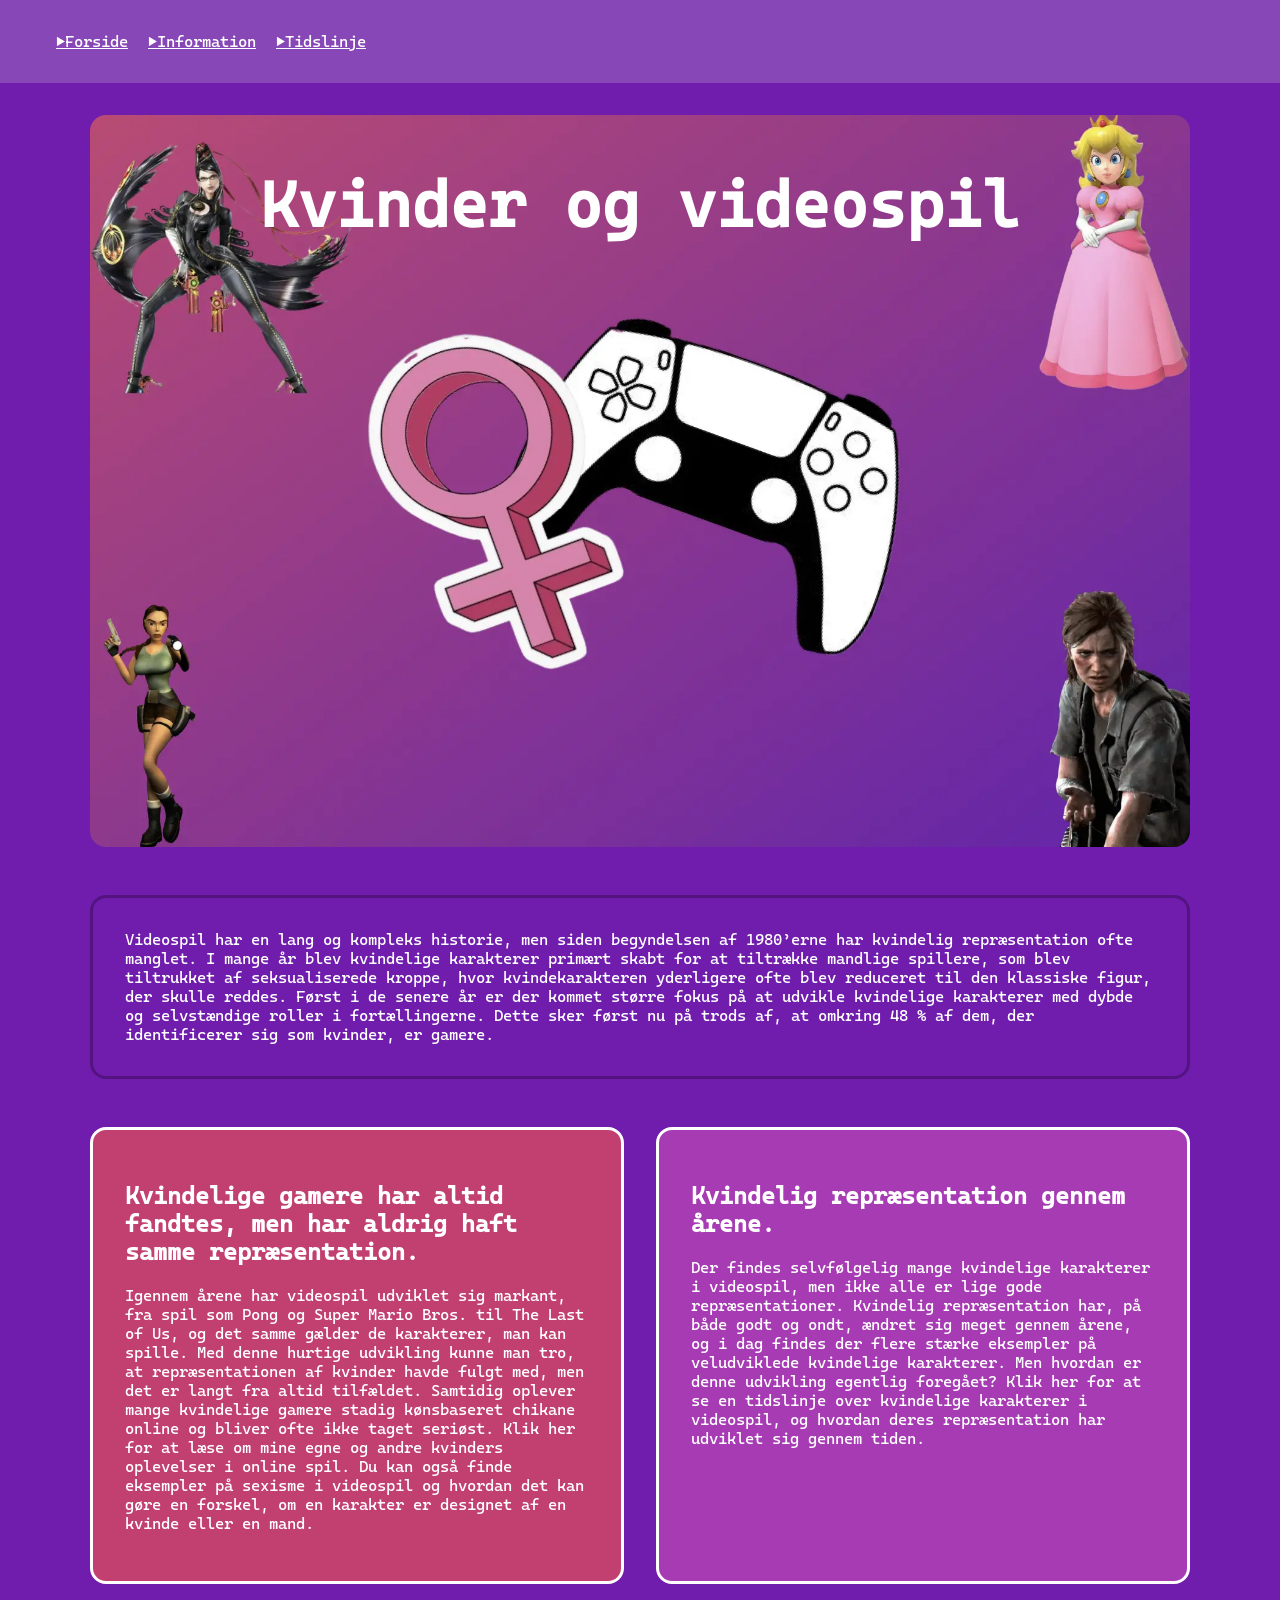
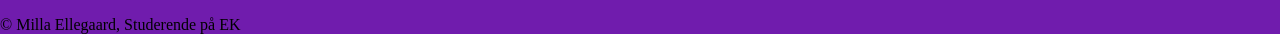
<file: index.html>
<!doctype html>
<html lang="da">
  <head>
    <meta charset="UTF-8" />
    <meta name="viewport" content="width=device-width, initial-scale=1.0" />
    <title>Forside</title>
    <link rel="stylesheet" href="css/generel.css" />
    <link rel="stylesheet" href="css/layout.css" />
    <link rel="icon" type="image/png" href="favicon/favicon-96x96.png" sizes="96x96" />
    <link rel="icon" type="image/svg+xml" href="favicon/favicon.svg" />
    <link rel="shortcut icon" href="favicon/favicon.ico" />
    <link rel="apple-touch-icon" sizes="180x180" href="favicon/apple-touch-icon.png" />
    <link rel="manifest" href="favicon/site.webmanifest" />
  </head>

  <body>
    <header>
      <nav>
        <ul>
          <li><a href="index.html">▶Forside</a></li>
          <li><a href="information.html">▶Information</a></li>
          <li><a href="tidslinje.html">▶Tidslinje</a></li>
        </ul>
      </nav>
    </header>

    <main class="layout">
      <div class="image-text">
        <img src="img/forside.webp" alt="Billede med lilla gradient baggrund med forskellige kvindelige karaktere, kvinde symbol og en controller" />
        <h1>Kvinder og videospil</h1>
      </div>

      <p class="intro">
        Videospil har en lang og kompleks historie, men siden begyndelsen af 1980’erne har kvindelig repræsentation ofte manglet. I mange år blev kvindelige karakterer primært skabt for at tiltrække mandlige spillere, som blev tiltrukket af
        seksualiserede kroppe, hvor kvindekarakteren yderligere ofte blev reduceret til den klassiske figur, der skulle reddes. Først i de senere år er der kommet større fokus på at udvikle kvindelige karakterer med dybde og selvstændige roller i
        fortællingerne. Dette sker først nu på trods af, at omkring 48 % af dem, der identificerer sig som kvinder, er gamere.
      </p>

      <div class="information">
        <a class="card-information" href="information.html">
          <h2>Kvindelige gamere har altid fandtes, men har aldrig haft samme repræsentation.</h2>
          <p class="intro-info">
            Igennem årene har videospil udviklet sig markant, fra spil som Pong og Super Mario Bros. til The Last of Us, og det samme gælder de karakterer, man kan spille. Med denne hurtige udvikling kunne man tro, at repræsentationen af kvinder
            havde fulgt med, men det er langt fra altid tilfældet. Samtidig oplever mange kvindelige gamere stadig kønsbaseret chikane online og bliver ofte ikke taget seriøst. Klik her for at læse om mine egne og andre kvinders oplevelser i online
            spil. Du kan også finde eksempler på sexisme i videospil og hvordan det kan gøre en forskel, om en karakter er designet af en kvinde eller en mand.
          </p>
        </a>
      </div>

      <div class="tidslinje">
        <a class="card-tidslinje" href="tidslinje.html">
          <h2>Kvindelig repræsentation gennem årene.</h2>
          <p class="intro-tidslinje">
            Der findes selvfølgelig mange kvindelige karakterer i videospil, men ikke alle er lige gode repræsentationer. Kvindelig repræsentation har, på både godt og ondt, ændret sig meget gennem årene, og i dag findes der flere stærke eksempler på
            veludviklede kvindelige karakterer. Men hvordan er denne udvikling egentlig foregået? Klik her for at se en tidslinje over kvindelige karakterer i videospil, og hvordan deres repræsentation har udviklet sig gennem tiden.
          </p>
        </a>
      </div>
    </main>
    <footer>&#169; Milla Ellegaard, Studerende på EK</footer>
  </body>
</html>
</file>
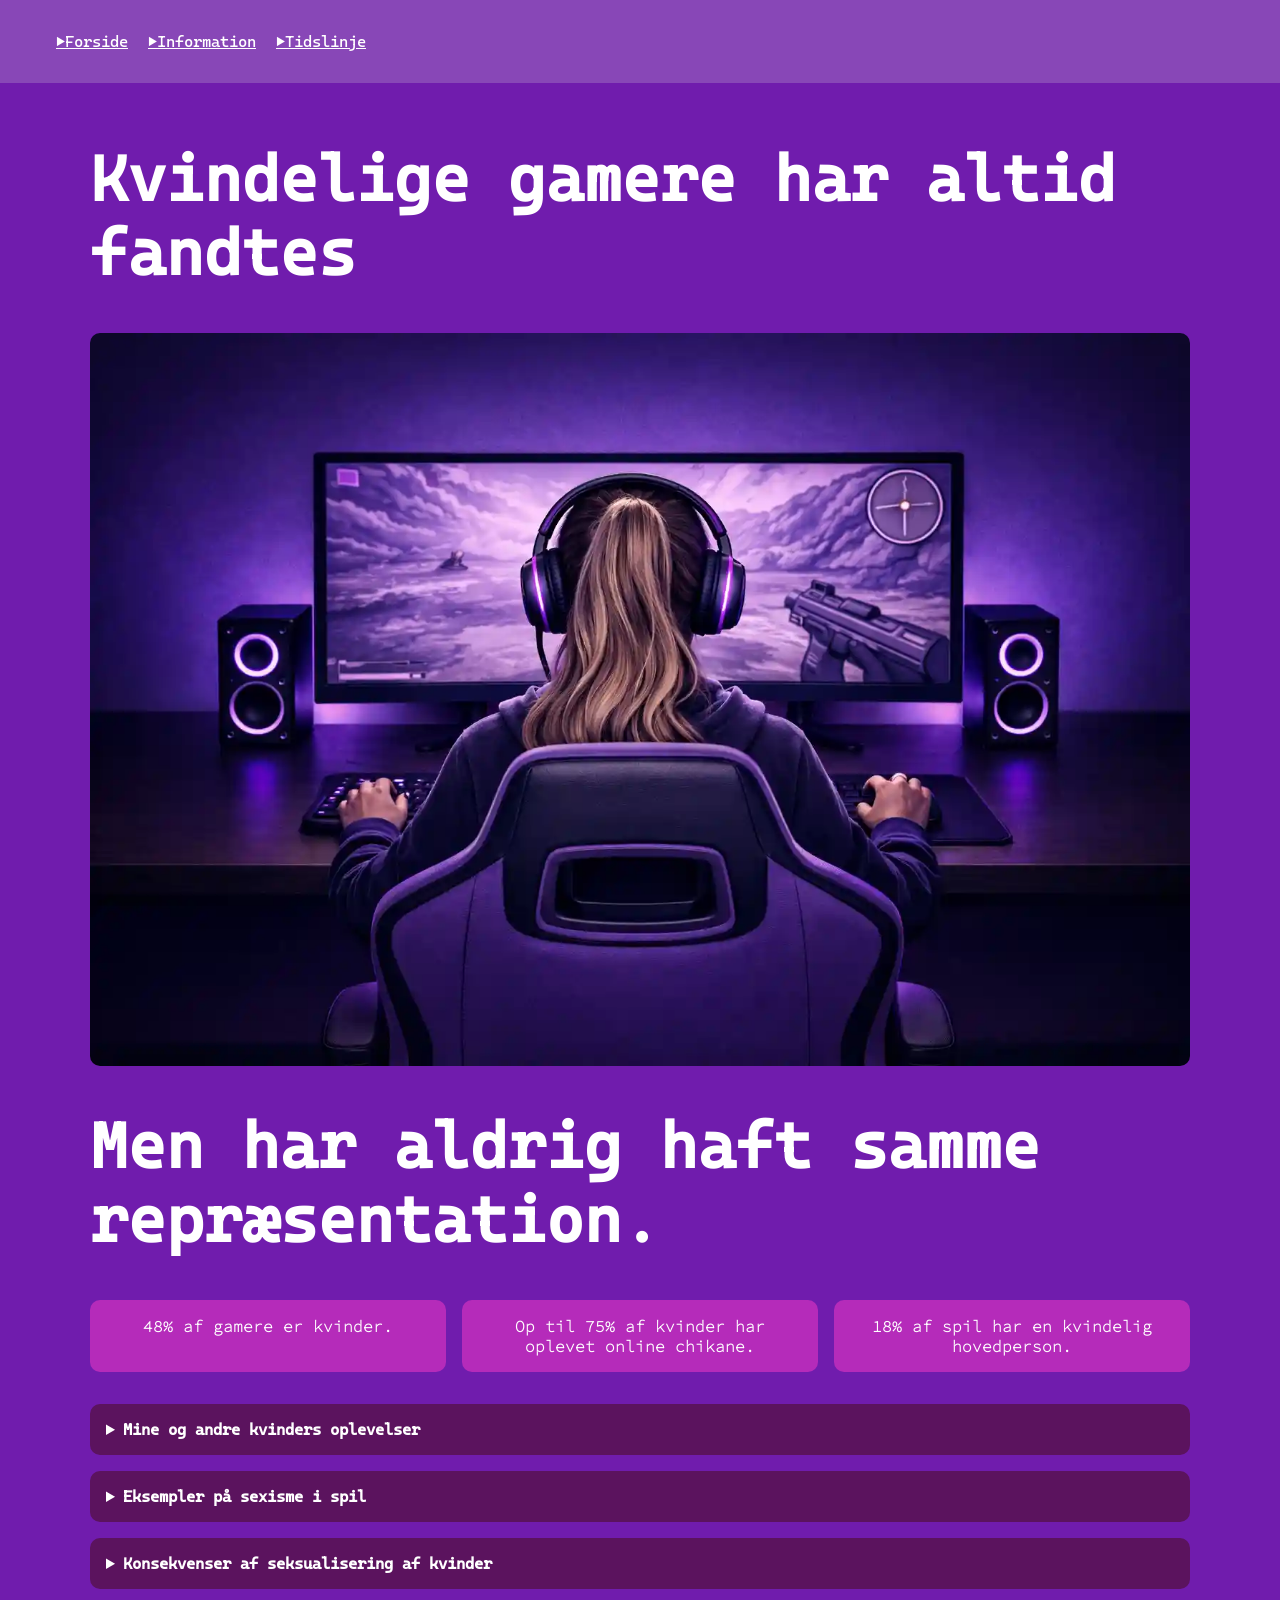
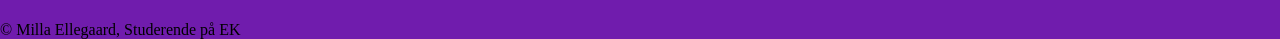
<file: information.html>
<!doctype html>
<html lang="da">
  <head>
    <meta charset="UTF-8" />
    <meta name="viewport" content="width=device-width, initial-scale=1.0" />
    <title>Information</title>
    <link rel="stylesheet" href="css/generel.css" />
    <link rel="stylesheet" href="css/layout.css" />
    <link rel="icon" type="image/png" href="favicon/favicon-96x96.png" sizes="96x96" />
    <link rel="icon" type="image/svg+xml" href="favicon/favicon.svg" />
    <link rel="shortcut icon" href="favicon/favicon.ico" />
    <link rel="apple-touch-icon" sizes="180x180" href="favicon/apple-touch-icon.png" />
    <link rel="manifest" href="favicon/site.webmanifest" />
  </head>

  <body>
    <header>
      <nav>
        <ul>
          <li><a href="index.html">▶Forside</a></li>
          <li><a href="information.html">▶Information</a></li>
          <li><a href="tidslinje.html">▶Tidslinje</a></li>
        </ul>
      </nav>
    </header>

    <main class="layout1">
      <h1>Kvindelige gamere har altid fandtes</h1>
      <div class="hero">
        <img src="img/info.webp" alt="Billede af kvinde set bagfre der sidder foran en pc" />
      </div>
      <h1>Men har aldrig haft samme repræsentation.</h1>

      <div class="stats">
        <div class="stat">48% af gamere er kvinder.</div>
        <div class="stat">Op til 75% af kvinder har oplevet online chikane.</div>
        <div class="stat">18% af spil har en kvindelig hovedperson.</div>
      </div>

      <section class="dropdowns">
        <details>
          <summary>Mine og andre kvinders oplevelser</summary>
          <p class="info">
            Da jeg var 14, fik jeg min første spillekonsol, og siden da har jeg været det, nogle kalder en “girl gamer”. Jeg vil dog hellere bare kalde mig en gamer. I dag har jeg over otte års erfaring med alt fra konkurrenceprægede online-spil til
            story-baserede singleplayer-spil, og med de mange år følger også en del oplevelser, desværre er mange af dem negative. Der gik ikke lang tid, før jeg begyndte at høre kommentarer som “go back to the kitchen” eller “go make me a sandwich”,
            kun fordi mine holdkammerater kunne høre, at jeg var kvinde. Jeg lærte hurtigt, at det ofte var bedre ikke at bruge min mikrofon, især hvis jeg ikke var blandt de bedste spillere på holdet. Shit-talking har altid været en del af gaming,
            men når man er kvinde, er det ikke kun ens præstation, der bliver kritiseret, ofte bliver hele ens køn det også. Som kvindelig gamer kommer det faktum, at man er kvinde, næsten altid først. Enten er man dårlig, fordi man er kvinde, eller
            også er man god på trods af, at man er kvinde. Men hvad fanen har mit køn egentlig at gøre med, hvor god jeg er til at trykke på knapper? En undersøgelse fra 2022 viste tydeligt, hvordan denne behandling kan påvirke spillere. Tre
            professionelle spillere fra Valorant deltog i et eksperiment, hvor de først spillede med deres egne stemmer og derefter med en voice-changer, så de lød som kvinder. Resultatet var markant: alle tre præsterede langt dårligere, når de
            brugte en feminin stemme. Én spiller gik fra 15 elimineringer og kun 2 dødsfald til blot 3 elimineringer og 16 dødsfald. Så snart holdkammeraterne troede, at der var en kvinde på holdet, nægtede de at samarbejde og kom endda med trusler
            som “alle kvinder burde bare dø”. Eksperimentet viser, hvordan den behandling, kvinder ofte møder i online-spil kan have en direkte effekt på deres præstationer og gøre det sværere for dem at udvikle sig som spillere.
          </p>
        </details>

        <details>
          <summary>Eksempler på sexisme i spil</summary>
          <p class="info">
            Ser man på <a href="tidslinje.html">tidslinjen</a>, er det tydeligt, at designet af kvindelige karakterer i videospil har udviklet sig i en mere positiv retning gennem årene – men udviklingen er langt fra færdig. For mindre end et år
            siden udkom online-multiplayer-spillet Marvel Rivals, som introducerede en række kvindelige spilbare karakterer. Mange af dem blev dog kritiseret for urealistiske kropsproportioner og meget afslørende tøj. Det samme gælder hovedpersonen
            Eve i Stellar Blade, hvis design også har været centrum for debat. Det peger på, at spilfirmaer stadig ofte prioriterer at tiltrække et mandligt publikum frem for at skabe mere realistiske og relaterbare kvindelige karakterer – selvom
            omkring 48 % af alle gamere er kvinder. Samtidig bliver kvindelige karakterer ofte vurderet anderledes end mandlige. En mandlig karakter som Kratos fra God of War bliver ofte rost for sin brutalitet og styrke, fordi det passer til det
            barske univers, han lever i. En kvindelig karakter som Abby Anderson fra The Last of Us Part II har derimod fået kritik for at være for voldelig og følelseskold – selvom hendes verden er mindst lige så brutal. Det rejser spørgsmålet:
            Skyldes forskellen i kritik selve karaktererne, eller at spillere stadig sjældent bliver præsenteret for kvindelige karakterer, der får lov til at være lige så brutale og komplekse som deres mandlige modparter?
          </p>
        </details>

        <details>
          <summary>Konsekvenser af seksualisering af kvinder</summary>
          <p class="info">
            Seksualisering af kvindelige karakterer i videospil kan have flere konsekvenser, både for spillere og for den måde, kvinder bliver opfattet i gaming miljøet. Når kvindelige karakterer gentagne gange bliver designet med urealistiske
            kropsproportioner, afslørende tøj og fokus på deres udseende frem for deres personlighed, kan det være med til at skabe et snævert billede af, hvordan kvinder “bør” se ud og opføre sig. Det kan gøre det sværere for nogle spillere at se
            kvindelige karakterer som lige så seriøse, kompetente eller komplekse som mandlige karakterer. For kvindelige spillere kan det også påvirke, hvordan de oplever spil og gaming fællesskaber. Når kvinder i spil primært bliver fremstillet som
            sexsymboler eller sekundære karakterer, kan det være sværere at finde figurer, man kan spejle sig i. Samtidig kan denne type repræsentation være med til at normalisere en kultur, hvor kvinder i gaming ikke altid bliver taget lige så
            seriøst som mænd. Derudover kan seksualisering også påvirke udviklingen af spil. Hvis spilfirmaer fortsat prioriterer designs, der primært skal tiltrække et mandligt publikum, kan det begrænse variationen i de historier og karakterer, der
            bliver skabt. Resultatet er, at mange spil stadig gentager de samme stereotyper i stedet for at udforske mere realistiske og nuancerede portrætter af kvinder.
          </p>
        </details>
      </section>
    </main>

    <footer>&#169; Milla Ellegaard, Studerende på EK</footer>
  </body>
</html>
</file>
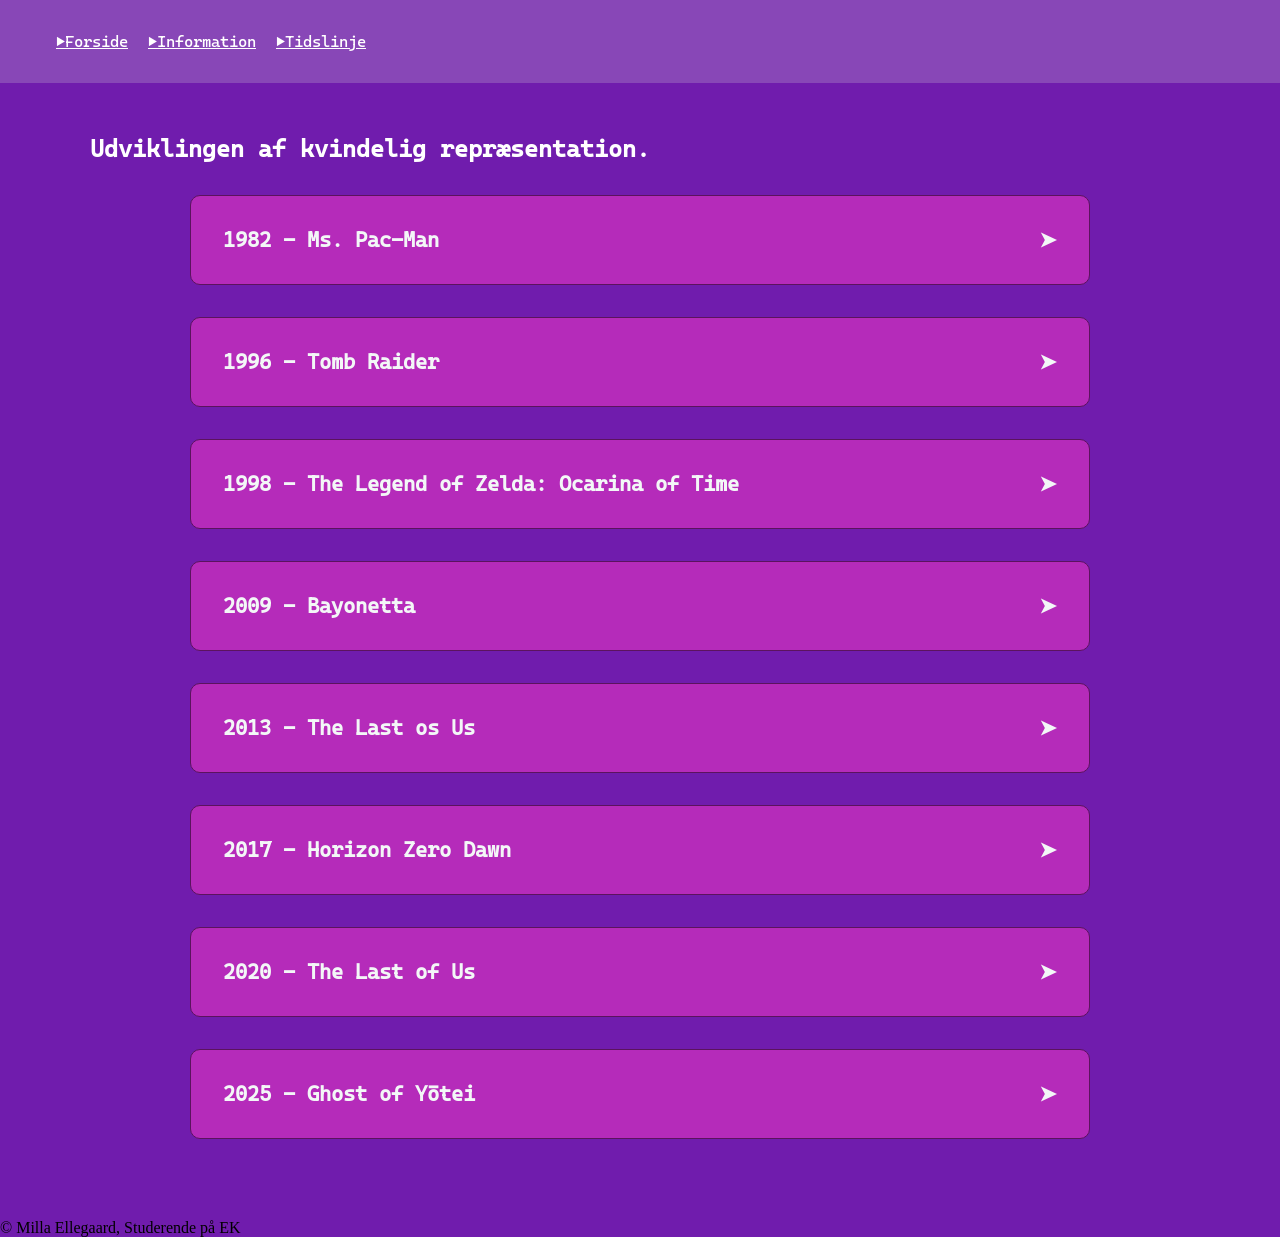
<file: tidslinje.html>
<!doctype html>
<html lang="da">
  <head>
    <meta charset="UTF-8" />
    <meta name="viewport" content="width=device-width, initial-scale=1.0" />
    <title>Tidslinje</title>
    <link rel="stylesheet" href="css/generel.css" />
    <link rel="stylesheet" href="css/layout.css" />
    <link rel="icon" type="image/png" href="favicon/favicon-96x96.png" sizes="96x96" />
    <link rel="icon" type="image/svg+xml" href="favicon/favicon.svg" />
    <link rel="shortcut icon" href="favicon/favicon.ico" />
    <link rel="apple-touch-icon" sizes="180x180" href="favicon/apple-touch-icon.png" />
    <link rel="manifest" href="favicon/site.webmanifest" />
  </head>

  <body>
    <header>
      <nav>
        <ul>
          <li><a href="index.html">▶Forside</a></li>
          <li><a href="information.html">▶Information</a></li>
          <li><a href="tidslinje.html">▶Tidslinje</a></li>
        </ul>
      </nav>
    </header>

    <main>
      <h2>Udviklingen af kvindelig repræsentation.</h2>
      <div class="timeline">
        <details class="timeline-item">
          <summary>1982 - Ms. Pac-Man</summary>
          <div class="content">
            <div class="text">
              <h3>Ms. Pac-man</h3>
              <p>
                Allerede i 80’erne var der spilbare kvindelige hovedkarakterer, nemlig Ms. Pac-Man, dette betyder dog ikke at det var god repræsentation. Det eneste der adskiller hende fra den originale Pac-Man er røde højhælede støvler, røde læber
                og lange øjenvipper. Selvfølgelig har Pac-Man ikke mange karaktertræk udover det visuelle, men kunne man ikke gøre det tydeligt, at det er en kvinde uden at gøre det sexet?
              </p>
            </div>
            <img src="img/ms-pac-man.webp" alt="Billede af Ms. Pac-man" />
          </div>
        </details>

        <details class="timeline-item">
          <summary>1996 - Tomb Raider</summary>
          <div class="content">
            <div class="text">
              <h3>Lara Croft</h3>
              <p>
                På trods af at Lara Croft var en af de første kvinder med en hovedrolle i et actionspil, var hendes repræsentation langt fra god. I Tomb Raider blev hun hurtigt et symbol på en stærk og selvstændig heltinde. Alligevel var hendes
                design præget af overdrevne kropsproportioner, som fx næsten trekantede bryster. Den tidlige markedsføring havde også mere fokus på hendes udseende end hendes personlighed eller spillets historie.
              </p>
            </div>
            <img src="img/laracroft.webp" alt="Billede af Lara Croft fra 1996" />
          </div>
        </details>

        <details class="timeline-item">
          <summary>1998 - The Legend of Zelda: Ocarina of Time</summary>
          <div class="content">
            <div class="text">
              <h3>Prinsesse Zelda</h3>
              <p>
                I tidligere udgaver af The Legend of Zelda var Prinsesse Zelda ofte portrætteret som en figur, der skulle reddes. I The Legend of Zelda: Ocarina of Time fra 1998 får hun dog en mere aktiv og kompleks rolle. I løbet af spillet viser
                det sig, at hun også optræder som den forklædte kriger Sheik, der hjælper hovedpersonen på hans rejse. I denne rolle fungerer Zelda ikke længere kun som en karakter, der skal reddes, men som en vigtig allieret, der guider spilleren
                gennem spillets udfordringer. Hendes karakter fremstår derfor både stærk og handlekraftig og markerer et skridt mod en mere aktiv repræsentation af kvindelige karakterer i videospil.
              </p>
            </div>
            <img src="img/zelda.webp" alt="Billede af prinsesse Zelda fra 1998" />
          </div>
        </details>

        <details class="timeline-item">
          <summary>2009 - Bayonetta</summary>
          <div class="content">
            <div class="text">
              <h3>Bayonetta</h3>
              <p>
                Bayonetta fra spillet af samme navn er et eksempel som ofte diskuteres i forhold til kvindelig repræsentation. Hun er en stærk og selvsikker hovedperson og er ikke afhængig af andre karakterer. Samtidig er hun også designet meget
                seksuelt, med urealistiske proportioner, hvor hendes tøj, bevægelser og angreb er designet til at gøre hende sexet. Hun er et klassisk eksempel på karakterer, der er designet af mænd, for mænd.
              </p>
            </div>
            <img src="img/Bayonetta.webp" alt="Billede af Bayonetta i stramt tøj og stiletter" />
          </div>
        </details>

        <details class="timeline-item">
          <summary>2013 - The Last os Us</summary>
          <div class="content">
            <div class="text">
              <h3>Ellie Williams</h3>
              <p>
                Ellie Williams er et klassisk eksempel på god kvindelig repræsentation. Hun er en central karakter i historien og udvikler sig fra en sårbar teenager til en stærk og selvstændig person med ben i næsen. Hun er ikke designet med fokus
                på seksualisering eller feminitet, rettere udvikling, relationer og overlevelse i en brutal verden. Hun er ikke skrevet for hverken at tiltrække mandlige gamere eller være en people-pleaser. Hun er en kompleks karakter som til tider
                også kan være svær at holde af.
              </p>
            </div>
            <img src="img/ellie.webp" alt="Billede af Ellie Williams fra The last of us 2013" />
          </div>
        </details>

        <details class="timeline-item">
          <summary>2017 - Horizon Zero Dawn</summary>
          <div class="content">
            <div class="text">
              <h3>Aloy</h3>
              <p>
                I Horizon Zero Dawn spiller man som kvinden Aloy i et barskt, futuristisk univers. Hendes intelligens og nysgerrighed er med til at drive historien frem, mens hun udforsker verden og forsøger at forstå dens mysterier. Universet er
                brutalt, og overlevelse er altafgørende, hvilket også afspejles i Aloys design. Hun bærer praktisk tøj, der passer til hendes omgivelser, og hendes krop er stærk og muskuløs frem for idealiseret. Hendes udseende er ikke skabt med
                fokus på traditionelle feminine træk som lange øjenvipper eller overdrevne former. Netop dette design har også skabt debat, hvor nogle kritikere har ment, at hun ikke ser “feminin nok” ud, og endda har påstået, at hun ligner en mand.
              </p>
            </div>
            <img src="img/Aloy.webp" alt="Billede af Aloy fra 2017" />
          </div>
        </details>

        <details class="timeline-item">
          <summary>2020 - The Last of Us</summary>
          <div class="content">
            <div class="text">
              <h3>Abby Anderson</h3>
              <p>
                Abby Anderson fra The Last of Us Part II er en af de nyere spilkarakterer, der har modtaget mest kritik. Udover at spille en meget kontroversiel rolle i spillets historie har hendes design også skabt stor debat. Hele hendes karakter
                er bygget op omkring styrke og brutalitet, og hun er designet til at virke frygtindgydende med en meget muskuløs krop og en intimiderende tilstedeværelse. Samtidig har Abby næsten ingen af de traditionelle feminine træk, man ofte har
                set hos kvindelige karakterer i videospil. Selvom spillet generelt blev kritiseret for sin kontroversielle fortælling – som Abby er en central del af – handlede en stor del af kritikken specifikt om hendes udseende og om, at hun ikke
                var “sexet nok”. Hun er et fantastisk eksempel på, at i videospil så er man først og fremmest en kvinde, og ting som identitet og kompleksitet er sekundært.
              </p>
            </div>
            <img src="img/Abby.webp" alt="Billede af Abby Anderson" />
          </div>
        </details>

        <details class="timeline-item">
          <summary>2025 - Ghost of Yōtei</summary>
          <div class="content">
            <div class="text">
              <h3>Atsu</h3>
              <p>
                Allerede før Ghost of Yōtei udkom, blev spillets kvindelige hovedperson, Atsu, mødt med kritik. I seriens tidligere spil spillede man som en mandlig samurai, men nu er det en kvinde. Atsus design er realistisk og funktionelt, men
                mange mænd mente, at de ikke kunne indleve sig i historien som kvinde. Samtidig har kvinder i årtier spillet som mandlige hovedpersoner uden problemer, hvilket rejser spørgsmålet: burde mænd ikke kunne gøre det samme?
              </p>
            </div>
            <img src="img/Atsu.webp" alt="Billede af samuraien Atsu" />
          </div>
        </details>
      </div>
    </main>

    <footer>&#169; Milla Ellegaard, Studerende på EK</footer>
  </body>
</html>
</file>
<file: css/generel.css>
@font-face {
  font-family: "cascadiamono";
  src: url(../fonts/CascadiaMono-VariableFont_wght.woff);
}

@font-face {
  font-family: "cascadia-italic";
  src: url(../fonts/CascadiaMono-Italic-VariableFont_wght.woff);
}

@font-face {
  font-family: "lora";
  src: url(../fonts/Lora-VariableFont_wght.woff);
}

@font-face {
  font-family: "loraitalic";
  src: url(../fonts/Lora-Italic-VariableFont_wght.woff);
}

@font-face {
  font-family: "codepro";
  src: url(/fonts/SourceCodePro-VariableFont_wght.woff);
}

h1 {
  font-family: "cascadiamono", monospace;
  font-size: clamp(1.2rem, 5vw, 7rem);
}

@media (width >= 800px) {
  main {
    max-width: 1100px;
    margin: 0 auto;
    padding: 60px;
  }
}
main {
  padding: 2rem;
}

.intro {
  font-family: "cascadiamono", serif;
  color: white;
}

body {
  background-color: #701cad;
}

h2 {
  font-family: "cascadiamono", sans-serif;
  color: white;
}

.intro-info {
  color: white;
  font-family: "cascadiamono", serif;
}

.intro-tidslinje {
  color: white;
  font-family: "cascadiamono", serif;
}

nav ul {
  font-family: "cascadiamono", sans-serif;
  font-size: 1rem;
  display: flex;
  gap: 7rem;
  color: white;
}

p {
  font-family: "cascadiamono", serif;
}

h3 {
  font-family: "cascadiamono", serif;

  font-weight: bold;
}

summary {
  font-family: "cascadiamono", sans-serif;

  font-weight: bolder;
}

.info {
  font-family: "lora";
  line-height: 1.7;
}

a {
  color: white;
}

.stat {
  font-family: "codepro", sans-serif;
  font-weight: bolder;
}

.stat:hover {
  scale: 1.07;
  transition: 0.5s;
  border: 5px solid #e70ae0;
}

nav ul {
  display: flex;
  list-style: none;
  gap: 20px;
}

@media (max-width: 600px) {
  nav ul {
    flex-direction: column;
    align-items: flex-start;
  }
}

body {
  margin: 0;
}

nav {
  background-color: #8948b8fa;
  padding: 1rem;
}
</file>
<file: css/layout.css>
.forside {
  max-width: 100%;
  height: auto;
}

.image-text {
  position: relative;
}

.image-text img {
  width: 100%;
  height: auto;
}

.image-text h1 {
  position: absolute;
  top: 10px;
  left: 50%;
  transform: translate(-50%);
  color: white;
  width: 80%;
  text-align: center;
}

img {
  border-radius: 1rem;
}

.layout {
  display: grid;
  grid-template-columns: 1fr 1fr;
  gap: 2rem;
  max-width: 1100px;
  margin: auto;
  padding: 2rem;
}

.card-information {
  display: block;
  color: inherit;
  text-decoration: none;
}

.information:hover {
  scale: 1.06;
  transition: 0.5s;
  box-shadow: 10px 15px rgba(236, 9, 115, 0.349);
}

.tidslinje:hover {
  scale: 1.06;
  transition: 0.5s;
  box-shadow: 10px 15px rgba(87, 3, 113, 0.527);
}

.card-tidslinje {
  display: block;
  color: inherit;
  text-decoration: none;
}

.image-text {
  grid-column: 1 / 3;
  position: relative;
}

.intro {
  grid-column: 1 / 3;
}

.image-text img {
  width: 100%;
  height: auto;
  display: block;
}

@media (max-width: 700px) {
  .layout {
    grid-template-columns: 1fr;
  }

  .image-text,
  .intro {
    grid-column: auto;
  }
}

.information {
  border: 3px solid white;
  background-color: #c1406f;
  padding: 2rem;
  border-radius: 1rem;
}

.tidslinje {
  border: 3px solid white;
  background-color: #a63bb4;
  padding: 2rem;
  border-radius: 1rem;
}

.intro {
  border: 3px solid #531480;
  padding: 2rem;
  border-radius: 1rem;
}

.timeline {
  max-width: 900px;
  margin: 2rem auto;
  display: flex;
  flex-direction: column;
  gap: 1rem;
}

/* tidslinje */
.timeline-item {
  border: 1px solid #5b135e;
  border-radius: 10px;
  overflow: hidden;
  background: #b52bba;
  transition: box-shadow 0.2s ease;
}

.timeline-item:hover {
  box-shadow: 0 6px 20px rgba(0, 0, 0, 0.1);
}

.timeline-item summary {
  padding: 1rem;
  font-size: 1.3rem;
  font-weight: bold;
  cursor: pointer;
  list-style: none;
  outline: none;
  color: rgb(243, 247, 247);
}

p {
  color: white;
}

h3 {
  color: white;
}

.timeline-item summary::-webkit-details-marker {
  display: none;
}

.timeline-item summary::after {
  content: "➤";
  float: right;
  transition: transform 0.3s ease;
}

.timeline-item[open] summary::after {
  transform: rotate(90deg);
}

.content {
  padding: 1rem;
  animation: fadein 0.3s ease;
}

@keyframes fadein {
  from {
    opacity: 0;
    transform: translateY(-5px);
  }
  to {
    opacity: 1;
    transform: translateY(0);
  }
}

/* Billeder */
.content img {
  width: 100%;
  height: auto;
  border-radius: 10px;
  margin-top: 1rem;
}

/* --- RESPONSIV MOBIL STYLING --- */
@media (max-width: 600px) {
  .timeline-item summary {
    font-size: 1.1rem;
    padding: 0.8rem;
  }

  .content {
    padding: 0.8rem;
  }
}

.timeline .content {
  display: grid;
  grid-template-columns: 2.5fr 1fr;
  gap: 1rem;
  align-items: start;
  padding: 1rem;
}

.timeline .content .text {
  min-width: 0;
}

.timeline .content h3 {
  margin: 0 0 0.5rem;
}

.timeline .content p {
  margin: 0;
  line-height: 1.6;
}

.timeline .content img {
  width: 100%;
  max-width: 320px;
  height: auto;
  max-height: 220px;
  object-fit: contain;
  border-radius: 10px;
  display: block;
}
/*info layout*/
.layout1 {
  max-width: 1100px;
  margin: auto;
  padding: 1rem;
}

.hero img {
  width: 100%;
  height: auto;
  display: block;
  border-radius: 10px;
}

.stats {
  display: grid;
  grid-template-columns: repeat(3, 1fr);
  gap: 1rem;
  margin: 2rem 0;
}

.stat {
  background: #b52bba;
  padding: 1rem;
  text-align: center;
  border-radius: 10px;
  color: white;
  font-family: "codepro", serif;
}

details {
  background: #5b135e;
  margin-bottom: 1rem;
  padding: 1rem;
  border-radius: 10px;
  color: white;
}

summary {
  font-weight: bold;
  cursor: pointer;
}

details p {
  margin-top: 1rem;
}

h1 {
  color: white;
}
</file>
